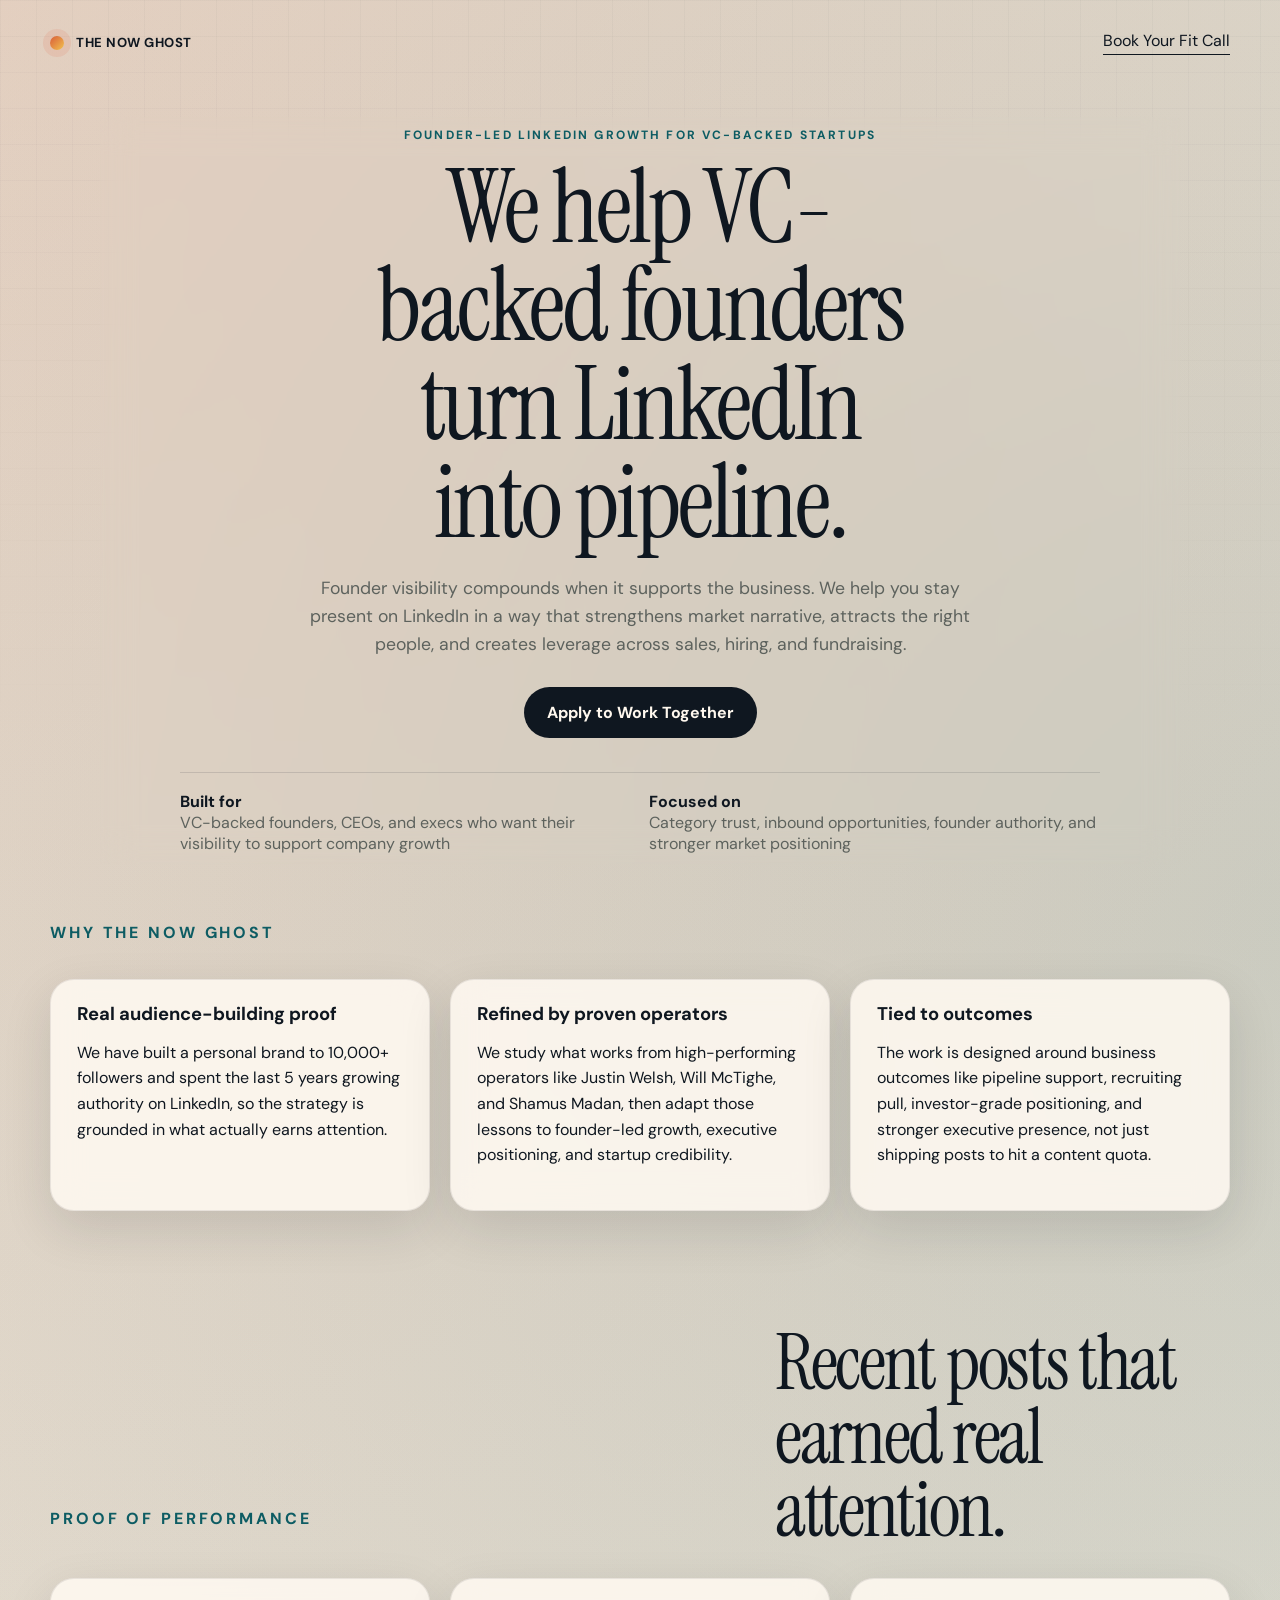
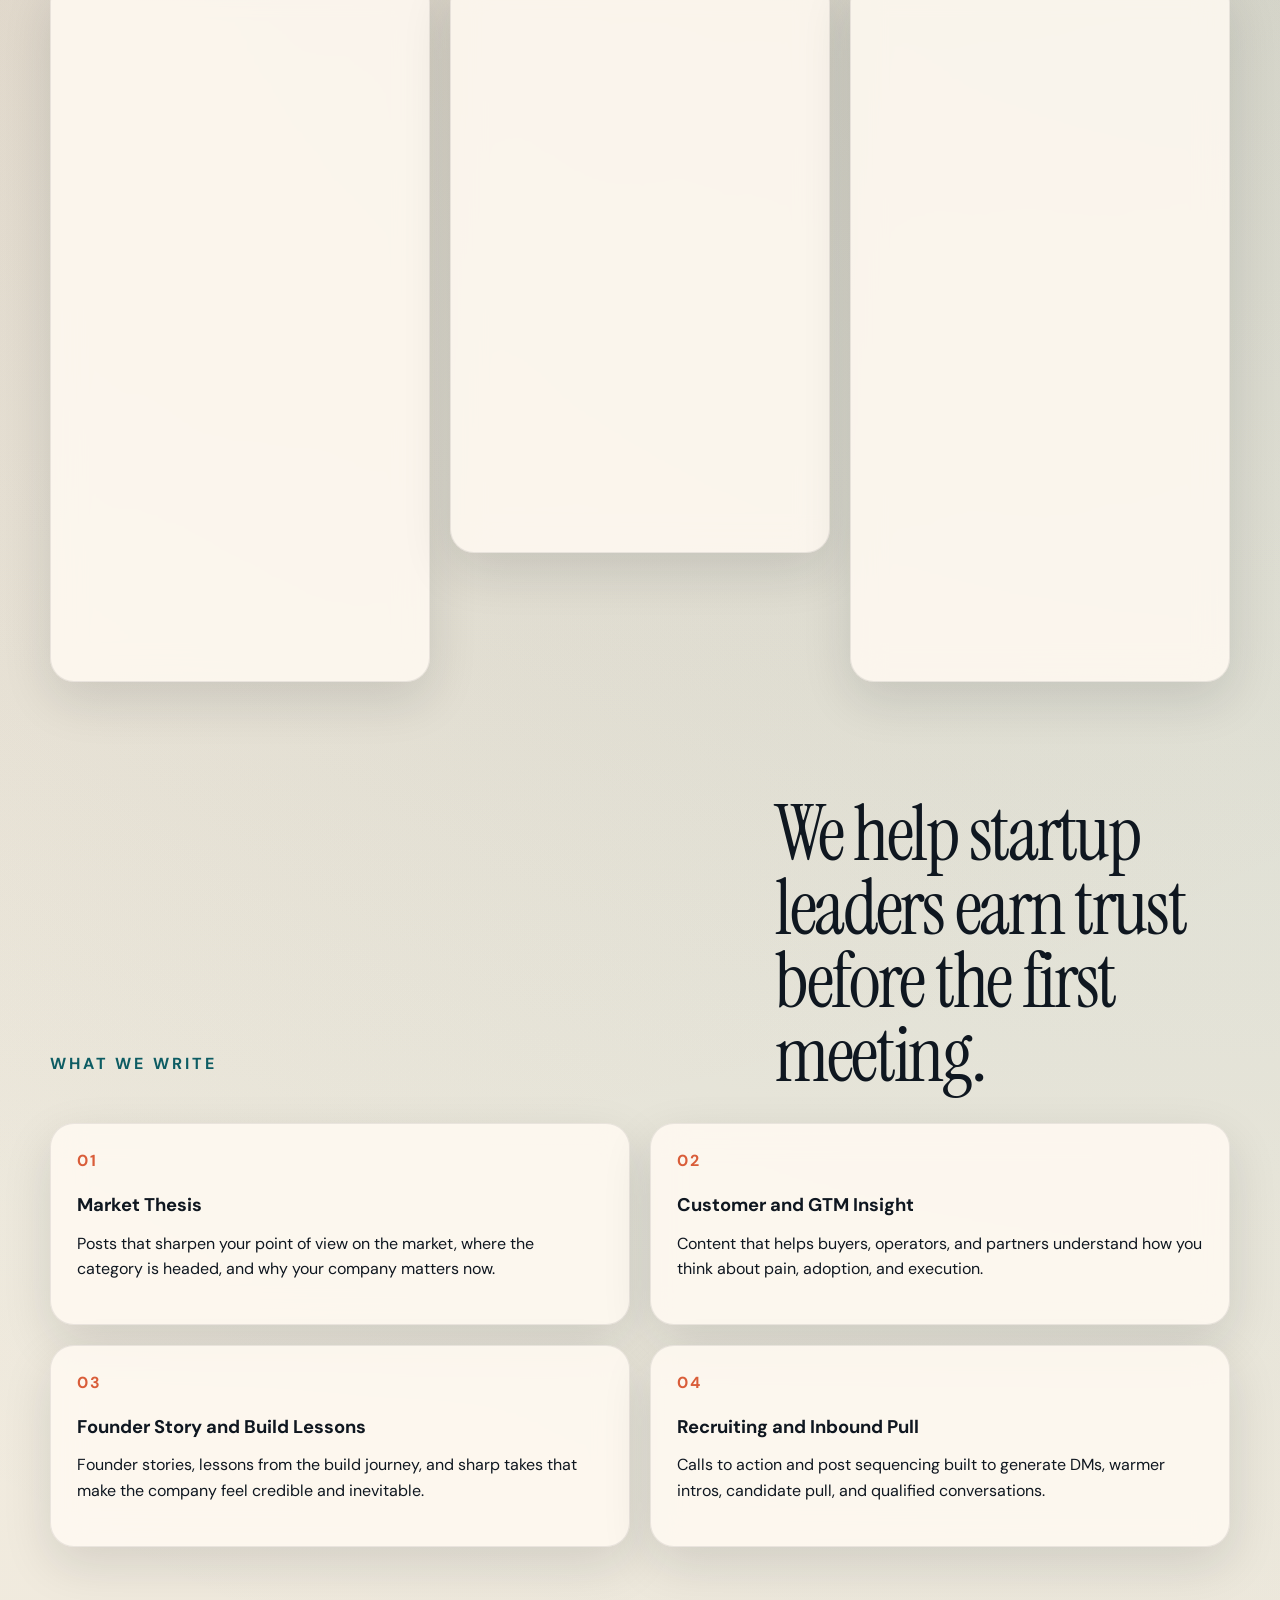
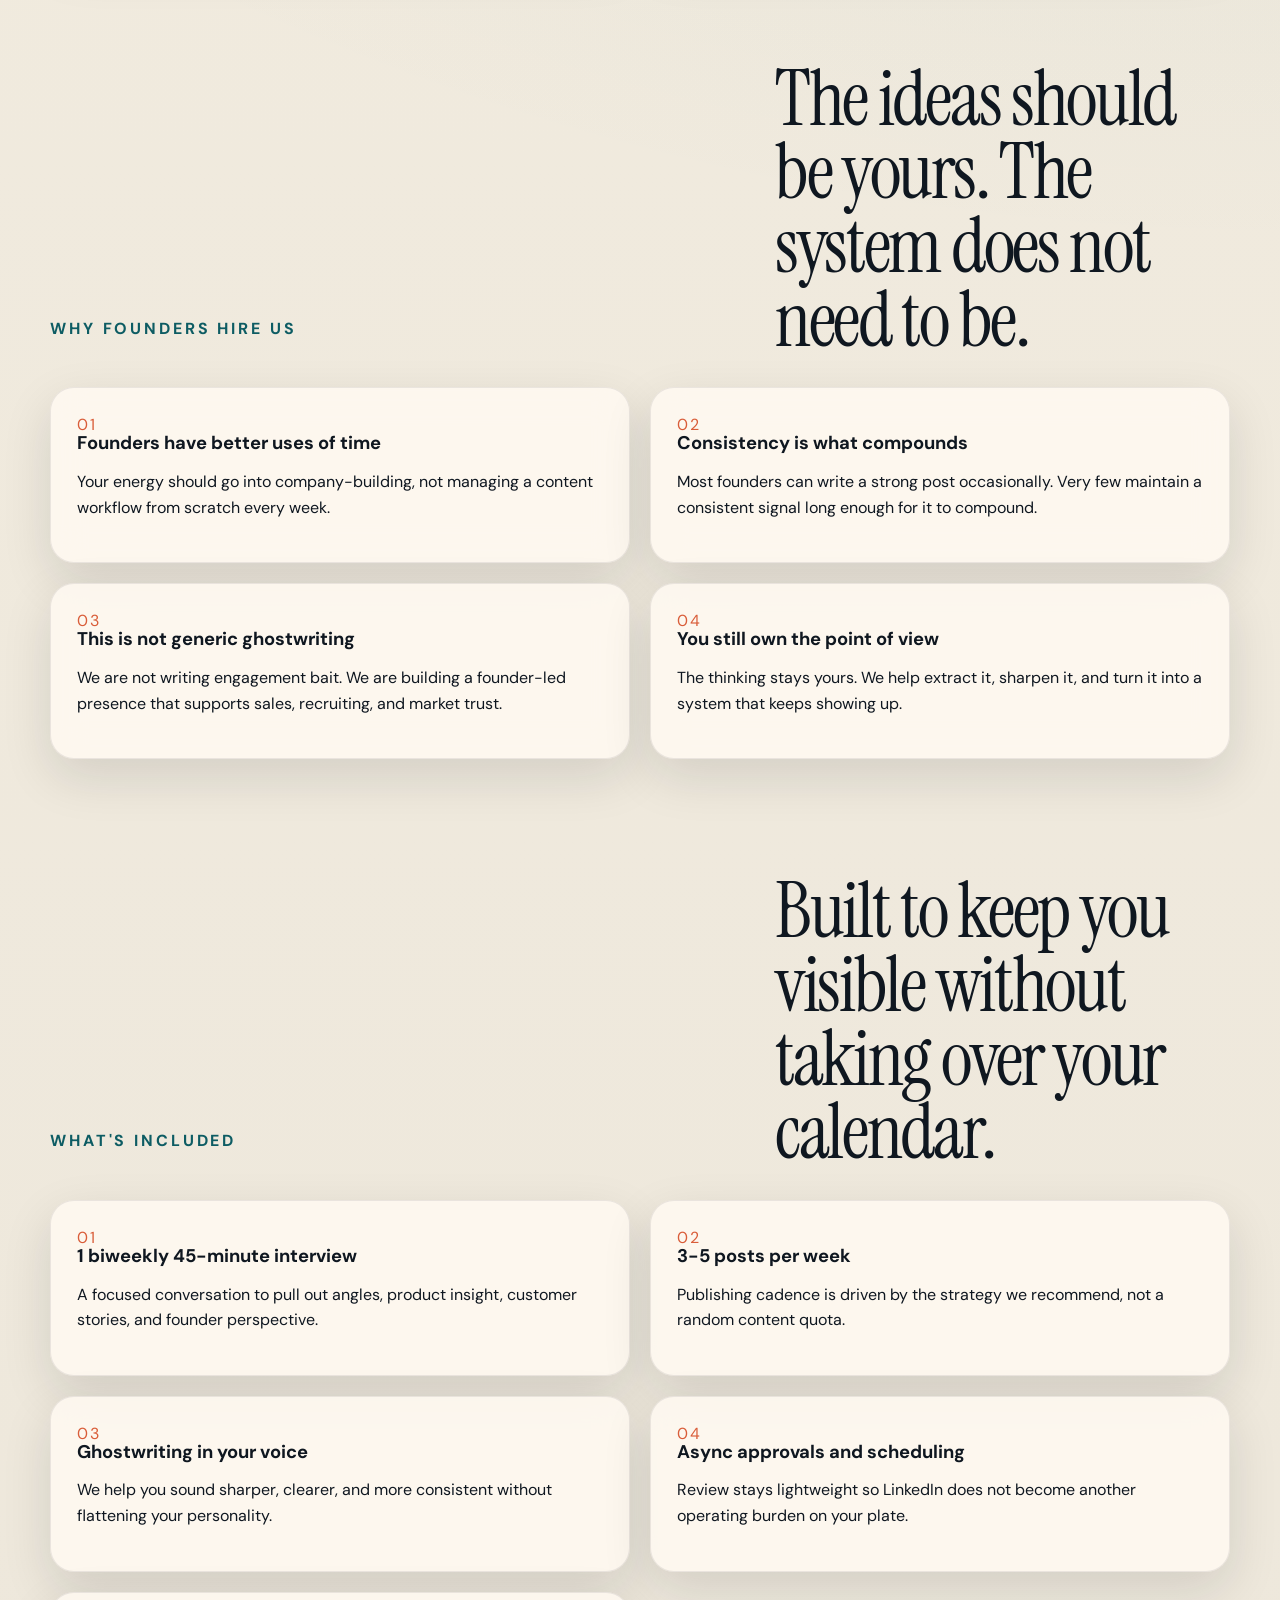
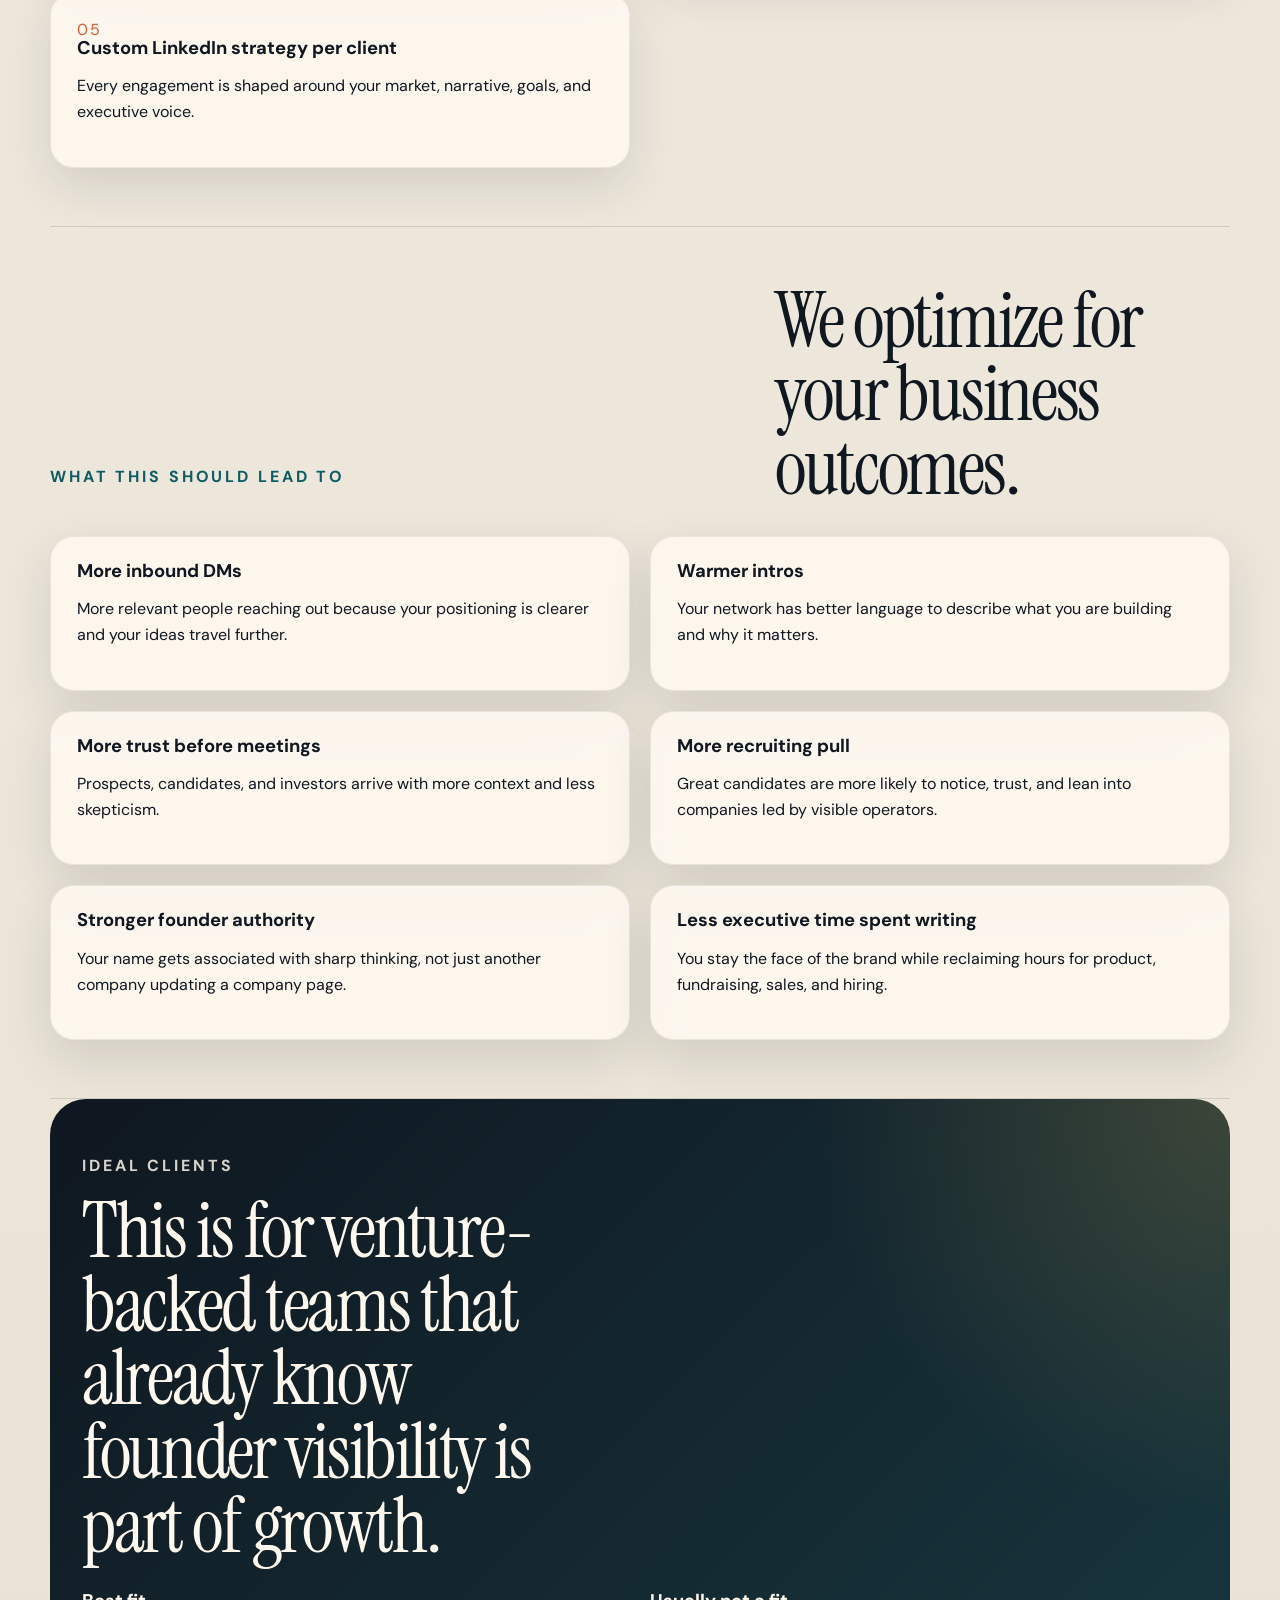
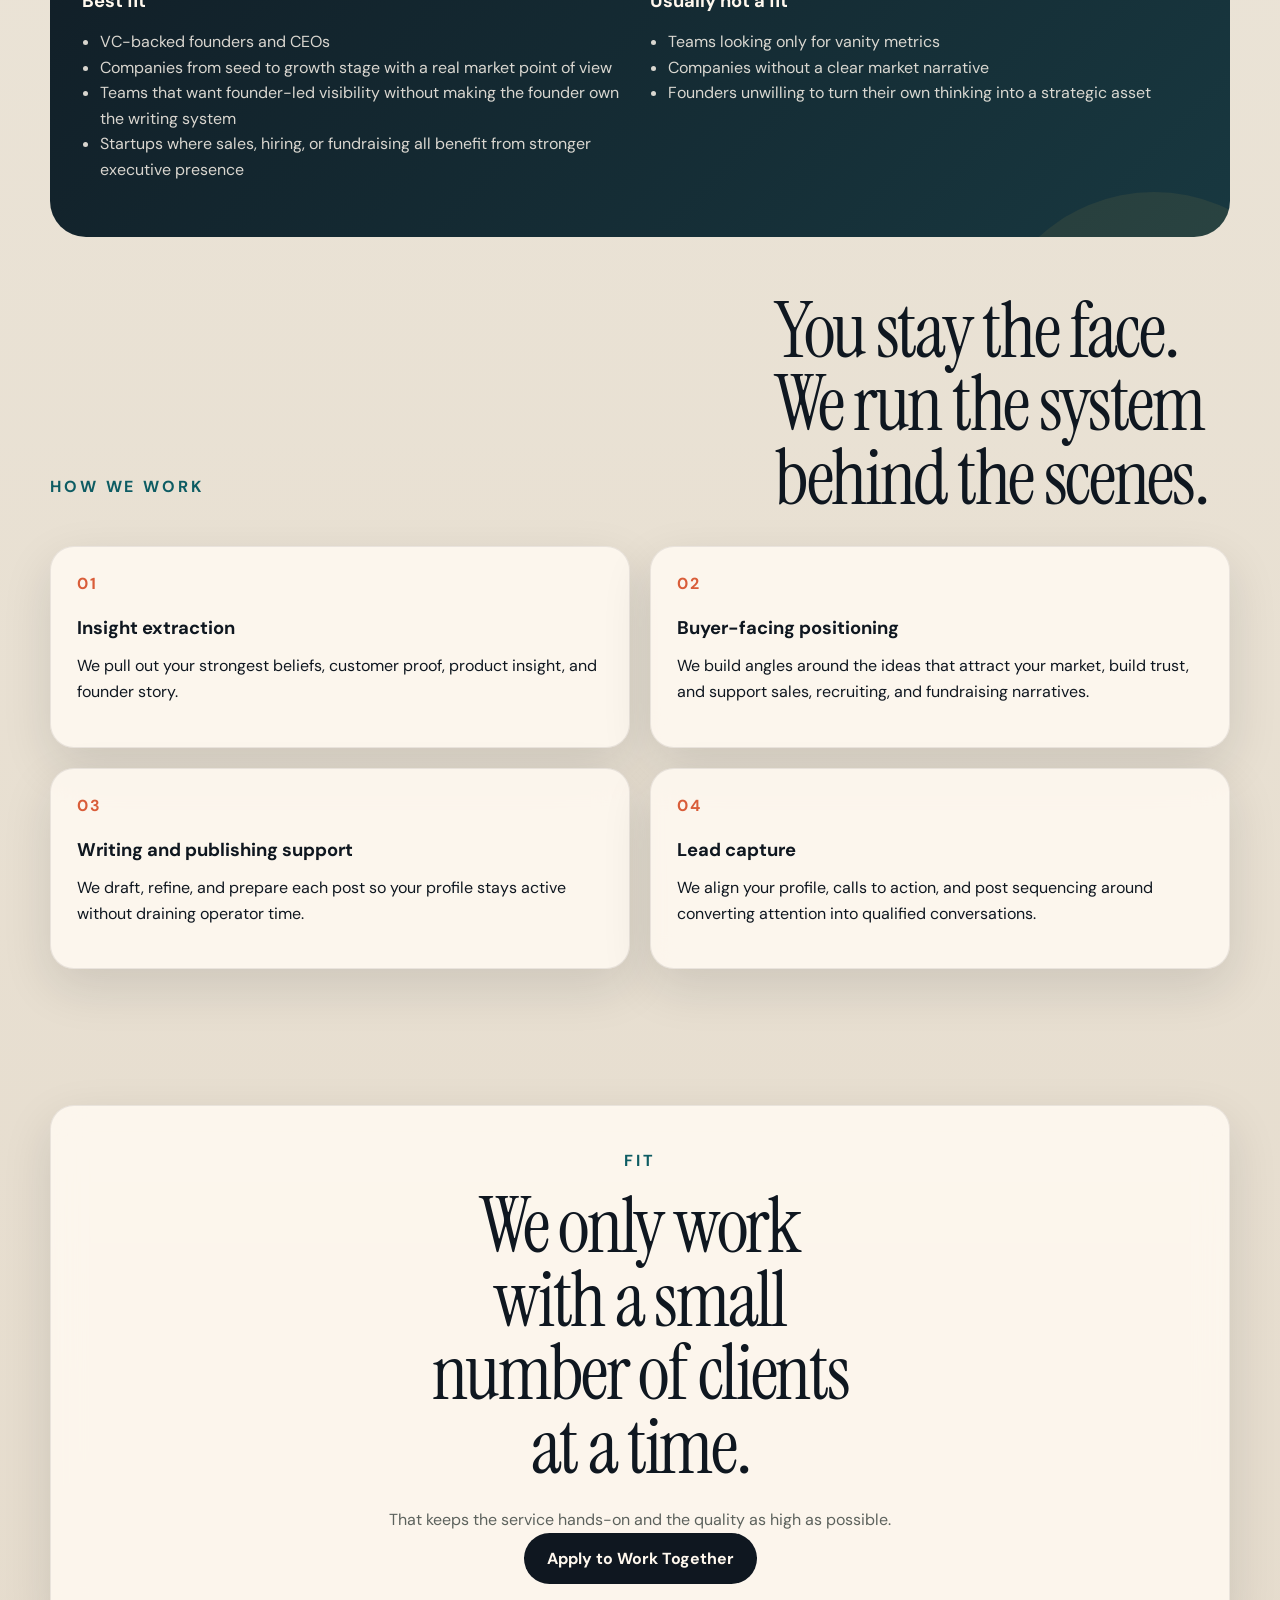
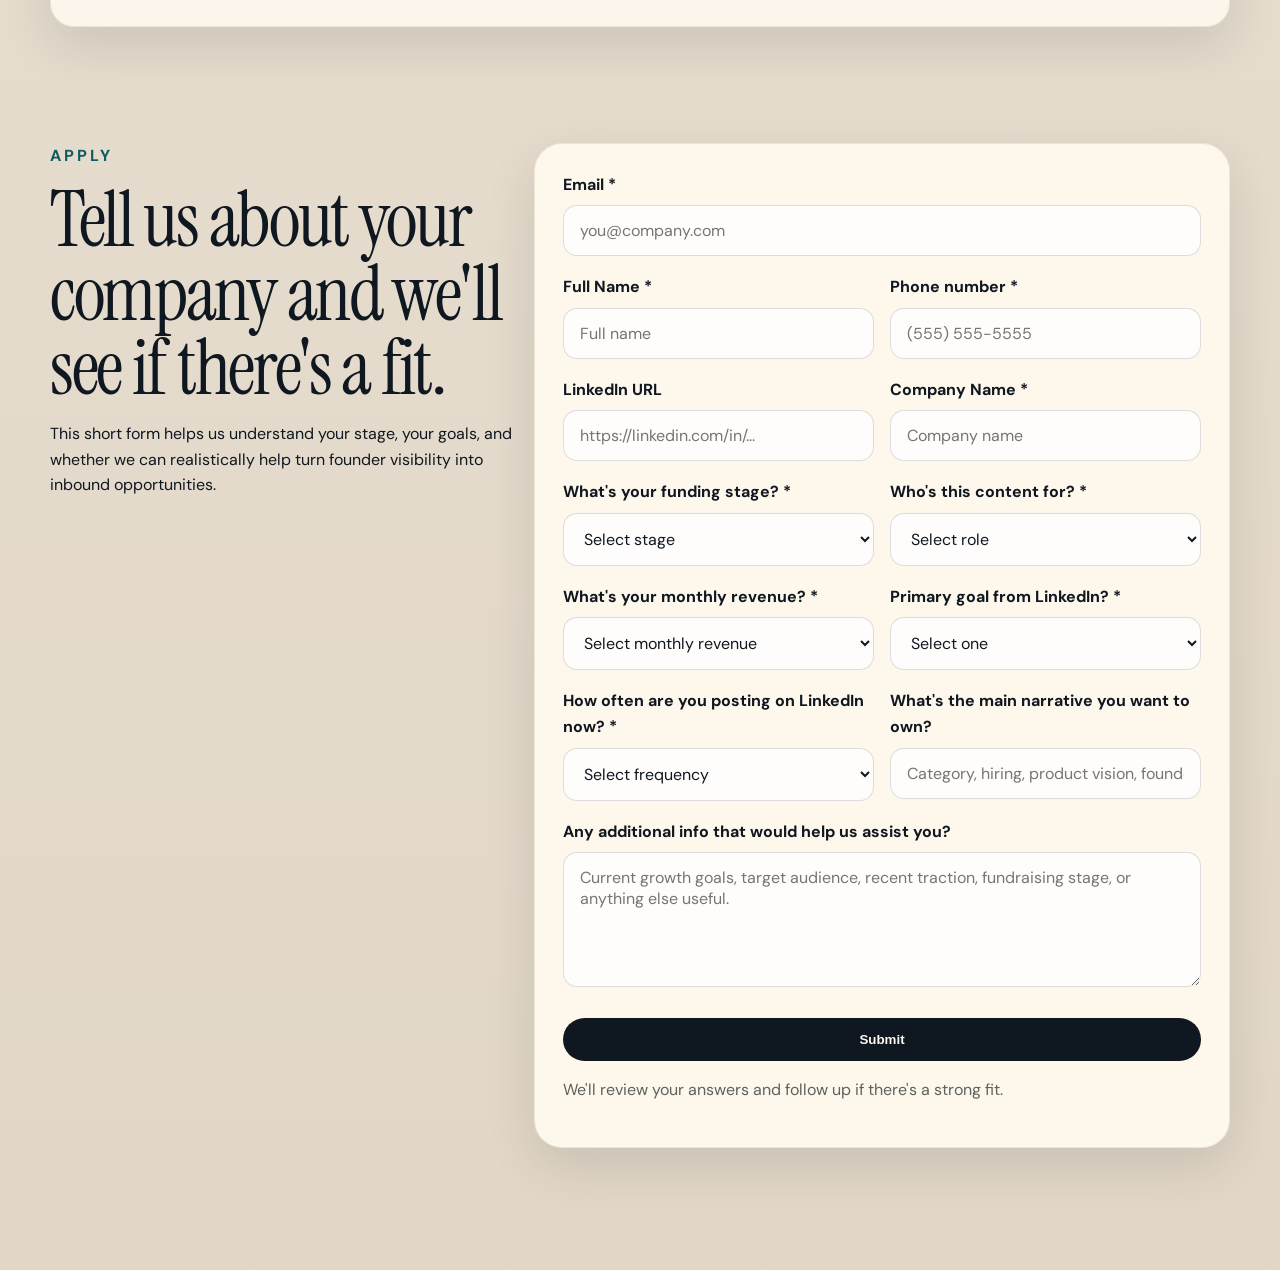
<file: index.html>
<!DOCTYPE html>
<html lang="en">
<head>
  <meta charset="UTF-8">
  <meta name="viewport" content="width=device-width, initial-scale=1.0">
  <title>LinkedIn Growth for VC-Backed Founders | The Now Ghost</title>
  <meta
    name="description"
    content="LinkedIn ghostwriting and founder-led growth for VC-backed founders and executives who want more trust, inbound opportunities, and investor-grade positioning."
  >
  <link rel="preconnect" href="https://fonts.googleapis.com">
  <link rel="preconnect" href="https://fonts.gstatic.com" crossorigin>
  <link
    href="https://fonts.googleapis.com/css2?family=DM+Sans:wght@400;500;700&family=Instrument+Serif:ital@0;1&display=swap"
    rel="stylesheet"
  >
  <link rel="stylesheet" href="styles.css">
</head>
<body>
  <div class="site-shell">
    <header class="topbar">
      <div class="brand-lockup">
        <span class="brand-mark"></span>
        <span class="brand-name">The Now Ghost</span>
      </div>
      <a class="topbar-link" href="#apply">Book Your Fit Call</a>
    </header>

    <main>
      <section class="hero">
        <div class="hero-copy">
          <p class="eyebrow">Founder-Led LinkedIn Growth for VC-Backed Startups</p>
          <h1>We help VC-backed founders turn LinkedIn into pipeline.</h1>
          <p class="hero-text">
            Founder visibility compounds when it supports the business. We help you stay present on LinkedIn in a way
            that strengthens market narrative, attracts the right people, and creates leverage across sales, hiring, and fundraising.
          </p>
          <div class="hero-actions">
            <a class="button button-primary" href="#apply">Apply to Work Together</a>
          </div>
          <div class="hero-proof">
            <div>
              <strong>Built for</strong>
              <span>VC-backed founders, CEOs, and execs who want their visibility to support company growth</span>
            </div>
            <div>
              <strong>Focused on</strong>
              <span>Category trust, inbound opportunities, founder authority, and stronger market positioning</span>
            </div>
          </div>
        </div>
      </section>

      <section class="section proof-section">
        <div class="section-heading">
          <p class="eyebrow">Why The Now Ghost</p>
        </div>
        <div class="proof-grid">
          <article class="proof-card">
            <h3>Real audience-building proof</h3>
            <p>
              We have built a personal brand to 10,000+ followers and spent the last 5 years growing authority on LinkedIn,
              so the strategy is grounded in what actually earns attention.
            </p>
          </article>
          <article class="proof-card">
            <h3>Refined by proven operators</h3>
            <p>
              We study what works from high-performing operators like Justin Welsh, Will McTighe, and Shamus Madan,
              then adapt those lessons to founder-led growth, executive positioning, and startup credibility.
            </p>
          </article>
          <article class="proof-card">
            <h3>Tied to outcomes</h3>
            <p>
              The work is designed around business outcomes like pipeline support, recruiting pull, investor-grade positioning,
              and stronger executive presence, not just shipping posts to hit a content quota.
            </p>
          </article>
        </div>
      </section>

      <section class="section embed-section">
        <div class="section-heading">
          <p class="eyebrow">Proof of Performance</p>
          <h2>Recent posts that earned real attention.</h2>
        </div>
        <div class="embed-grid">
          <article class="embed-card">
            <iframe src="https://www.linkedin.com/embed/feed/update/urn:li:share:7413198272040701953?collapsed=1" height="669" width="504" frameborder="0" allowfullscreen="" title="Embedded post"></iframe>
          </article>
          <article class="embed-card">
            <iframe src="https://www.linkedin.com/embed/feed/update/urn:li:share:7410767839709564928?collapsed=1" height="540" width="504" frameborder="0" allowfullscreen="" title="Embedded post"></iframe>
          </article>
          <article class="embed-card">
            <iframe src="https://www.linkedin.com/embed/feed/update/urn:li:share:7410761723395211265?collapsed=1" height="669" width="504" frameborder="0" allowfullscreen="" title="Embedded post"></iframe>
          </article>
        </div>
      </section>

      <section class="section">
        <div class="section-heading">
          <p class="eyebrow">What We Write</p>
          <h2>We help startup leaders earn trust before the first meeting.</h2>
        </div>
        <div class="pillar-grid">
          <article class="pillar-card">
            <span>01</span>
            <h3>Market Thesis</h3>
            <p>Posts that sharpen your point of view on the market, where the category is headed, and why your company matters now.</p>
          </article>
          <article class="pillar-card">
            <span>02</span>
            <h3>Customer and GTM Insight</h3>
            <p>Content that helps buyers, operators, and partners understand how you think about pain, adoption, and execution.</p>
          </article>
          <article class="pillar-card">
            <span>03</span>
            <h3>Founder Story and Build Lessons</h3>
            <p>Founder stories, lessons from the build journey, and sharp takes that make the company feel credible and inevitable.</p>
          </article>
          <article class="pillar-card">
            <span>04</span>
            <h3>Recruiting and Inbound Pull</h3>
            <p>Calls to action and post sequencing built to generate DMs, warmer intros, candidate pull, and qualified conversations.</p>
          </article>
        </div>
      </section>

      <section class="section">
        <div class="section-heading">
          <p class="eyebrow">Why Founders Hire Us</p>
          <h2>The ideas should be yours. The system does not need to be.</h2>
        </div>
        <div class="include-grid">
          <article class="include-card">
            <span>01</span>
            <h3>Founders have better uses of time</h3>
            <p>Your energy should go into company-building, not managing a content workflow from scratch every week.</p>
          </article>
          <article class="include-card">
            <span>02</span>
            <h3>Consistency is what compounds</h3>
            <p>Most founders can write a strong post occasionally. Very few maintain a consistent signal long enough for it to compound.</p>
          </article>
          <article class="include-card">
            <span>03</span>
            <h3>This is not generic ghostwriting</h3>
            <p>We are not writing engagement bait. We are building a founder-led presence that supports sales, recruiting, and market trust.</p>
          </article>
          <article class="include-card">
            <span>04</span>
            <h3>You still own the point of view</h3>
            <p>The thinking stays yours. We help extract it, sharpen it, and turn it into a system that keeps showing up.</p>
          </article>
        </div>
      </section>

      <section class="section">
        <div class="section-heading">
          <p class="eyebrow">What's Included</p>
          <h2>Built to keep you visible without taking over your calendar.</h2>
        </div>
        <div class="include-grid">
          <article class="include-card">
            <span>01</span>
            <h3>1 biweekly 45-minute interview</h3>
            <p>A focused conversation to pull out angles, product insight, customer stories, and founder perspective.</p>
          </article>
          <article class="include-card">
            <span>02</span>
            <h3>3-5 posts per week</h3>
            <p>Publishing cadence is driven by the strategy we recommend, not a random content quota.</p>
          </article>
          <article class="include-card">
            <span>03</span>
            <h3>Ghostwriting in your voice</h3>
            <p>We help you sound sharper, clearer, and more consistent without flattening your personality.</p>
          </article>
          <article class="include-card">
            <span>04</span>
            <h3>Async approvals and scheduling</h3>
            <p>Review stays lightweight so LinkedIn does not become another operating burden on your plate.</p>
          </article>
          <article class="include-card">
            <span>05</span>
            <h3>Custom LinkedIn strategy per client</h3>
            <p>Every engagement is shaped around your market, narrative, goals, and executive voice.</p>
          </article>
        </div>
      </section>

      <section class="section outcome-section">
        <div class="section-heading">
          <p class="eyebrow">What This Should Lead To</p>
          <h2>We optimize for your business outcomes.</h2>
        </div>
        <div class="outcome-grid">
          <article class="outcome-card">
            <h3>More inbound DMs</h3>
            <p>More relevant people reaching out because your positioning is clearer and your ideas travel further.</p>
          </article>
          <article class="outcome-card">
            <h3>Warmer intros</h3>
            <p>Your network has better language to describe what you are building and why it matters.</p>
          </article>
          <article class="outcome-card">
            <h3>More trust before meetings</h3>
            <p>Prospects, candidates, and investors arrive with more context and less skepticism.</p>
          </article>
          <article class="outcome-card">
            <h3>More recruiting pull</h3>
            <p>Great candidates are more likely to notice, trust, and lean into companies led by visible operators.</p>
          </article>
          <article class="outcome-card">
            <h3>Stronger founder authority</h3>
            <p>Your name gets associated with sharp thinking, not just another company updating a company page.</p>
          </article>
          <article class="outcome-card">
            <h3>Less executive time spent writing</h3>
            <p>You stay the face of the brand while reclaiming hours for product, fundraising, sales, and hiring.</p>
          </article>
        </div>
      </section>

      <section class="section dark-panel">
        <div class="section-heading narrow light">
          <p class="eyebrow">Ideal Clients</p>
          <h2>This is for venture-backed teams that already know founder visibility is part of growth.</h2>
        </div>
        <div class="fit-grid">
          <div>
            <h3>Best fit</h3>
            <ul>
              <li>VC-backed founders and CEOs</li>
              <li>Companies from seed to growth stage with a real market point of view</li>
              <li>Teams that want founder-led visibility without making the founder own the writing system</li>
              <li>Startups where sales, hiring, or fundraising all benefit from stronger executive presence</li>
            </ul>
          </div>
          <div>
            <h3>Usually not a fit</h3>
            <ul>
              <li>Teams looking only for vanity metrics</li>
              <li>Companies without a clear market narrative</li>
              <li>Founders unwilling to turn their own thinking into a strategic asset</li>
            </ul>
          </div>
        </div>
      </section>

      <section class="section process-section">
        <div class="section-heading">
          <p class="eyebrow">How We Work</p>
          <h2>You stay the face. We run the system behind the scenes.</h2>
        </div>
        <div class="process-grid">
          <article>
            <span>01</span>
            <h3>Insight extraction</h3>
            <p>We pull out your strongest beliefs, customer proof, product insight, and founder story.</p>
          </article>
          <article>
            <span>02</span>
            <h3>Buyer-facing positioning</h3>
            <p>We build angles around the ideas that attract your market, build trust, and support sales, recruiting, and fundraising narratives.</p>
          </article>
          <article>
            <span>03</span>
            <h3>Writing and publishing support</h3>
            <p>We draft, refine, and prepare each post so your profile stays active without draining operator time.</p>
          </article>
          <article>
            <span>04</span>
            <h3>Lead capture</h3>
            <p>We align your profile, calls to action, and post sequencing around converting attention into qualified conversations.</p>
          </article>
        </div>
      </section>

      <section class="section cta-section">
        <div class="cta-panel">
          <p class="eyebrow">Fit</p>
          <h2>We only work with a small number of clients at a time.</h2>
          <p class="hero-text">That keeps the service hands-on and the quality as high as possible.</p>
          <a class="button button-primary" href="#apply">Apply to Work Together</a>
        </div>
      </section>

      <section class="section apply-section" id="apply">
        <div class="apply-copy">
          <p class="eyebrow">Apply</p>
          <h2>Tell us about your company and we'll see if there's a fit.</h2>
          <p>
            This short form helps us understand your stage, your goals, and whether we can realistically help turn
            founder visibility into inbound opportunities.
          </p>
        </div>

        <form
          class="lead-form"
          id="leadForm"
          action="https://formsubmit.co/danny.c.gleason@gmail.com"
          method="POST"
          novalidate
        >
          <input type="hidden" name="_subject" value="New VC-Backed Startup Ghostwriting Lead">
          <input type="hidden" name="_captcha" value="false">
          <input type="hidden" name="_template" value="table">
          <input type="hidden" name="_next" value="https://venture.thenowghost.com/thanks.html">

          <div class="field">
            <label for="email">Email *</label>
            <input id="email" name="email" type="email" required placeholder="you@company.com">
            <small class="error-text">Please enter a valid email</small>
          </div>

          <div class="field-grid">
            <div class="field">
              <label for="fullName">Full Name *</label>
              <input id="fullName" name="fullName" type="text" required placeholder="Full name">
            </div>
            <div class="field">
              <label for="phone">Phone number *</label>
              <input id="phone" name="phone" type="tel" required placeholder="(555) 555-5555">
            </div>
          </div>

          <div class="field-grid">
            <div class="field">
              <label for="linkedinUrl">LinkedIn URL</label>
              <input id="linkedinUrl" name="linkedinUrl" type="url" placeholder="https://linkedin.com/in/...">
            </div>
            <div class="field">
              <label for="companyName">Company Name *</label>
              <input id="companyName" name="companyName" type="text" required placeholder="Company name">
            </div>
          </div>

          <div class="field-grid">
            <div class="field">
              <label for="stage">What's your funding stage? *</label>
              <select id="stage" name="stage" required>
                <option value="">Select stage</option>
                <option>Bootstrapped / profitable</option>
                <option>Pre-seed</option>
                <option>Seed</option>
                <option>Series A</option>
                <option>Series B</option>
                <option>Series C+</option>
              </select>
            </div>
            <div class="field">
              <label for="role">Who's this content for? *</label>
              <select id="role" name="role" required>
                <option value="">Select role</option>
                <option>Founder / CEO</option>
                <option>Co-founder</option>
                <option>CRO / GTM leader</option>
                <option>COO / Ops leader</option>
                <option>CTO / Product leader</option>
                <option>Other executive</option>
              </select>
            </div>
          </div>

          <div class="field-grid">
            <div class="field">
              <label for="revenue">What's your monthly revenue? *</label>
              <select id="revenue" name="revenue" required>
                <option value="">Select monthly revenue</option>
                <option>Pre-revenue</option>
                <option>&lt;10k/month</option>
                <option>10-50k/month</option>
                <option>50-100k/month</option>
                <option>100k-500k/month</option>
                <option>500k-1m/month</option>
                <option>1m+/month</option>
              </select>
            </div>
            <div class="field">
              <label for="goal">Primary goal from LinkedIn? *</label>
              <select id="goal" name="goal" required>
                <option value="">Select one</option>
                <option>More inbound leads</option>
                <option>Stronger founder authority</option>
                <option>More investor / operator visibility</option>
                <option>More hiring / recruiting pull</option>
                <option>Better sales and outbound conversion</option>
                <option>Save executive time while staying visible</option>
              </select>
            </div>
          </div>

          <div class="field-grid">
            <div class="field">
              <label for="posting">How often are you posting on LinkedIn now? *</label>
              <select id="posting" name="posting" required>
                <option value="">Select frequency</option>
                <option>Rarely or never</option>
                <option>1-2 times per month</option>
                <option>1-2 times per week</option>
                <option>3+ times per week</option>
              </select>
            </div>
            <div class="field">
              <label for="narrative">What's the main narrative you want to own?</label>
              <input id="narrative" name="narrative" type="text" placeholder="Category, hiring, product vision, founder story, etc.">
            </div>
          </div>

          <div class="field">
            <label for="info">Any additional info that would help us assist you?</label>
            <textarea id="info" name="info" rows="5" placeholder="Current growth goals, target audience, recent traction, fundraising stage, or anything else useful."></textarea>
          </div>

          <button class="button button-primary submit-button" type="submit">Submit</button>
          <p class="form-note" id="formNote">We'll review your answers and follow up if there's a strong fit.</p>
        </form>
      </section>
    </main>
  </div>

  <script src="script.js"></script>
</body>
</html>
</file>
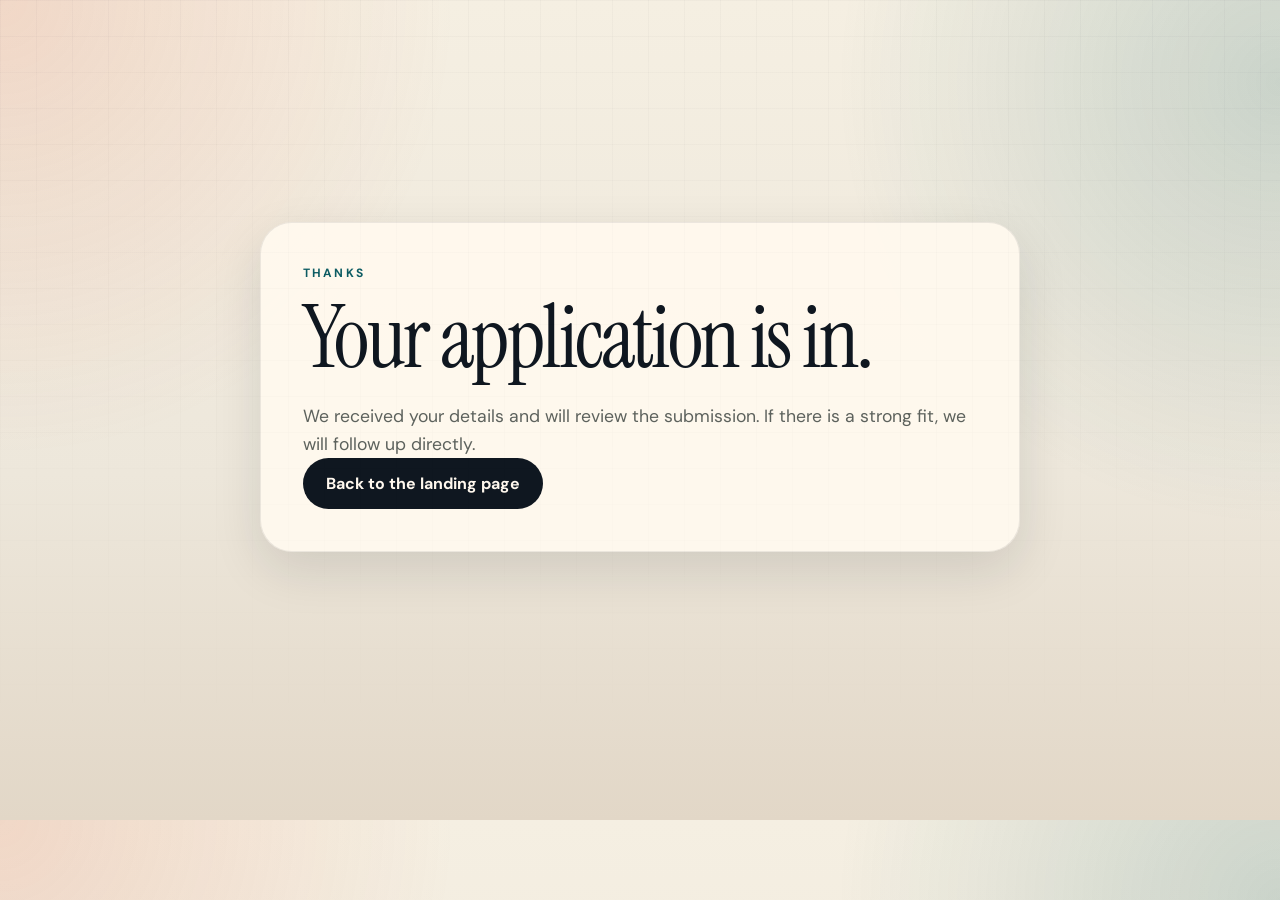
<file: thanks.html>
<!DOCTYPE html>
<html lang="en">
<head>
  <meta charset="UTF-8">
  <meta name="viewport" content="width=device-width, initial-scale=1.0">
  <title>Thanks | The Now Ghost</title>
  <link rel="preconnect" href="https://fonts.googleapis.com">
  <link rel="preconnect" href="https://fonts.gstatic.com" crossorigin>
  <link
    href="https://fonts.googleapis.com/css2?family=DM+Sans:wght@400;500;700&family=Instrument+Serif:ital@0;1&display=swap"
    rel="stylesheet"
  >
  <link rel="stylesheet" href="styles.css">
</head>
<body>
  <div class="site-shell">
    <main class="thank-you-page">
      <section class="thank-you-card">
        <p class="eyebrow">Thanks</p>
        <h1>Your application is in.</h1>
        <p class="hero-text">
          We received your details and will review the submission. If there is a strong fit, we will follow up directly.
        </p>
        <a class="button button-primary" href="./index.html">Back to the landing page</a>
      </section>
    </main>
  </div>
</body>
</html>
</file>
<file: styles.css>
:root {
  --bg: #ede7db;
  --bg-strong: #d8cfbd;
  --surface: rgba(255, 250, 241, 0.86);
  --surface-strong: #fff9ef;
  --ink: #0f1720;
  --muted: #5d625d;
  --line: rgba(15, 23, 32, 0.12);
  --accent: #0d5c63;
  --accent-2: #d95d39;
  --accent-3: #f2c14e;
  --shadow: 0 18px 50px rgba(15, 23, 32, 0.12);
  --max-width: 1180px;
}

* {
  box-sizing: border-box;
}

html {
  scroll-behavior: smooth;
}

body {
  margin: 0;
  font-family: "DM Sans", sans-serif;
  color: var(--ink);
  background:
    radial-gradient(circle at top left, rgba(217, 93, 57, 0.16), transparent 30%),
    radial-gradient(circle at right 10%, rgba(13, 92, 99, 0.18), transparent 30%),
    linear-gradient(180deg, #f5efe2 0%, var(--bg) 58%, #e2d7c7 100%);
}

body::before {
  content: "";
  position: fixed;
  inset: 0;
  pointer-events: none;
  background-image:
    linear-gradient(rgba(15, 23, 32, 0.03) 1px, transparent 1px),
    linear-gradient(90deg, rgba(15, 23, 32, 0.03) 1px, transparent 1px);
  background-size: 36px 36px;
  mask-image: linear-gradient(180deg, rgba(0, 0, 0, 0.75), transparent 85%);
}

.site-shell {
  width: min(calc(100% - 40px), var(--max-width));
  margin: 0 auto;
  padding: 18px 0 64px;
}

.topbar {
  display: flex;
  align-items: center;
  justify-content: space-between;
  gap: 20px;
  padding: 12px 0 28px;
}

.brand-lockup {
  display: flex;
  align-items: center;
  gap: 12px;
  font-weight: 700;
  letter-spacing: 0.04em;
  text-transform: uppercase;
  font-size: 0.82rem;
}

.brand-mark {
  width: 14px;
  height: 14px;
  border-radius: 50%;
  background: linear-gradient(135deg, var(--accent-2), var(--accent-3));
  box-shadow: 0 0 0 7px rgba(217, 93, 57, 0.12);
}

.topbar-link {
  color: var(--ink);
  text-decoration: none;
  border-bottom: 1px solid currentColor;
  padding-bottom: 3px;
}

.hero {
  display: flex;
  justify-content: center;
  align-items: center;
  min-height: 58vh;
  padding: 34px 0 48px;
}

.hero-copy,
.hero-card,
.editorial-card,
.pillar-card,
.proof-card,
.embed-card,
.include-card,
.outcome-card,
.process-grid article,
.lead-form,
.cta-panel,
.narrative-grid article {
  backdrop-filter: blur(16px);
}

.hero-copy {
  width: min(100%, 1080px);
  padding: 10px 0;
  text-align: center;
}

.eyebrow {
  margin: 0 0 16px;
  color: var(--accent);
  text-transform: uppercase;
  letter-spacing: 0.18em;
  font-size: 0.75rem;
  font-weight: 700;
}

h1,
h2,
h3,
legend {
  margin: 0;
  line-height: 0.96;
}

h1,
h2 {
  font-family: "Instrument Serif", serif;
  font-weight: 400;
  letter-spacing: -0.03em;
}

h1 {
  max-width: 12ch;
  font-size: clamp(3.8rem, 8vw, 7rem);
  margin-left: auto;
  margin-right: auto;
}

h2 {
  font-size: clamp(2.5rem, 6vw, 4.8rem);
  max-width: 13ch;
}

h3,
legend {
  font-size: 1.15rem;
}

.hero-text,
.section p,
.field label,
.field input,
.field textarea,
.field select,
.radio-group label,
.form-note,
li {
  line-height: 1.6;
  font-size: 1rem;
}

.hero-text {
  max-width: 58ch;
  margin: 22px auto 0;
  color: var(--muted);
  font-size: 1.1rem;
}

.hero-actions {
  display: flex;
  justify-content: center;
  flex-wrap: wrap;
  gap: 12px;
  margin-top: 28px;
}

.button {
  display: inline-flex;
  align-items: center;
  justify-content: center;
  border: 1px solid transparent;
  border-radius: 999px;
  padding: 14px 22px;
  text-decoration: none;
  font-weight: 700;
  cursor: pointer;
  transition: transform 180ms ease, background 180ms ease, color 180ms ease, border-color 180ms ease;
}

.button:hover,
.button:focus-visible {
  transform: translateY(-1px);
}

.button-primary {
  background: var(--ink);
  color: #fff8ee;
}

.button-secondary {
  background: transparent;
  color: var(--ink);
  border-color: var(--line);
}

.hero-proof {
  display: grid;
  grid-template-columns: repeat(2, minmax(0, 1fr));
  gap: 18px;
  width: min(100%, 920px);
  margin: 34px auto 0;
  padding-top: 18px;
  border-top: 1px solid var(--line);
  text-align: left;
}

.hero-proof strong,
.hero-card-label,
.stat-number,
.pillar-card span,
.process-grid span {
  display: block;
  font-weight: 700;
}

.hero-proof span,
.stat-label,
.form-note {
  color: var(--muted);
}

.hero-card {
  align-self: end;
  background: linear-gradient(180deg, rgba(255, 249, 239, 0.94), rgba(255, 249, 239, 0.72));
  border: 1px solid rgba(15, 23, 32, 0.08);
  border-radius: 28px;
  padding: 28px;
  box-shadow: var(--shadow);
}

.outcome-list,
.fit-grid ul {
  margin: 18px 0 0;
  padding-left: 18px;
}

.mini-stat-grid {
  display: grid;
  grid-template-columns: repeat(3, 1fr);
  gap: 14px;
  margin-top: 28px;
}

.mini-stat-grid > div {
  padding-top: 16px;
  border-top: 1px solid var(--line);
}

.stat-number {
  margin-bottom: 8px;
  font-size: 1.6rem;
}

.section {
  padding: 58px 0;
}

.proof-section {
  padding-top: 8px;
}

.section-heading {
  display: flex;
  align-items: end;
  justify-content: space-between;
  gap: 28px;
  margin-bottom: 30px;
}

.section-heading.narrow,
.section-heading.light {
  display: block;
}

.proof-section .section-heading {
  margin-bottom: 18px;
}

.pillar-grid,
.proof-grid,
.embed-grid,
.include-grid,
.outcome-grid,
.fit-grid,
.process-grid,
.apply-section {
  display: grid;
  gap: 20px;
}

.proof-grid {
  grid-template-columns: repeat(3, minmax(0, 1fr));
}

.embed-grid {
  grid-template-columns: repeat(3, minmax(0, 1fr));
  align-items: start;
}

.include-grid,
.outcome-grid {
  grid-template-columns: repeat(2, minmax(0, 1fr));
}

.editorial-card,
.pillar-card,
.proof-card,
.embed-card,
.include-card,
.outcome-card,
.process-grid article,
.cta-panel,
.narrative-grid article {
  background: var(--surface);
  border: 1px solid rgba(15, 23, 32, 0.08);
  border-radius: 24px;
  padding: 26px;
  box-shadow: var(--shadow);
}
.pillar-grid,
.process-grid {
  grid-template-columns: repeat(2, minmax(0, 1fr));
}

.pillar-card span,
.include-card span,
.process-grid span {
  margin-bottom: 26px;
  color: var(--accent-2);
  letter-spacing: 0.12em;
}

.embed-card {
  padding: 14px;
  overflow: hidden;
}

.embed-card iframe {
  width: 100%;
  max-width: 100%;
  border: 0;
  border-radius: 18px;
}

.outcome-section {
  border-top: 1px solid var(--line);
  border-bottom: 1px solid var(--line);
}

.cta-panel {
  text-align: center;
  padding: 42px 28px;
}

.cta-panel h2 {
  max-width: 12ch;
  margin: 0 auto;
}

.cta-panel .hero-text {
  margin-left: auto;
  margin-right: auto;
}

.dark-panel {
  position: relative;
  overflow: hidden;
  color: #fff8ee;
  background:
    radial-gradient(circle at top right, rgba(242, 193, 78, 0.18), transparent 30%),
    linear-gradient(135deg, #0f1720, #183840);
  border-radius: 36px;
  padding: 54px 32px;
}

.dark-panel::after {
  content: "";
  position: absolute;
  inset: auto -8% -40% auto;
  width: 340px;
  height: 340px;
  border-radius: 50%;
  background: rgba(242, 193, 78, 0.08);
}

.light .eyebrow,
.dark-panel p,
.dark-panel li {
  color: rgba(255, 248, 238, 0.84);
}

.fit-grid {
  grid-template-columns: repeat(2, minmax(0, 1fr));
  position: relative;
  z-index: 1;
}

.process-section {
  padding-bottom: 78px;
}

.apply-section {
  grid-template-columns: 0.8fr 1.2fr;
  align-items: start;
}

.apply-copy {
  position: sticky;
  top: 20px;
}

.lead-form {
  background: rgba(255, 249, 239, 0.94);
  border: 1px solid rgba(15, 23, 32, 0.08);
  border-radius: 28px;
  padding: 28px;
  box-shadow: var(--shadow);
}

.field,
.radio-group {
  margin-bottom: 18px;
}

.field-grid {
  display: grid;
  grid-template-columns: repeat(2, minmax(0, 1fr));
  gap: 16px;
}

.field label,
.radio-group legend {
  display: block;
  margin-bottom: 8px;
  font-weight: 700;
}

.field input,
.field textarea,
.field select {
  width: 100%;
  padding: 14px 16px;
  border: 1px solid rgba(15, 23, 32, 0.14);
  border-radius: 14px;
  background: rgba(255, 255, 255, 0.82);
  font: inherit;
  color: var(--ink);
}

.field input:focus,
.field textarea:focus,
.field select:focus {
  outline: 2px solid rgba(13, 92, 99, 0.22);
  border-color: rgba(13, 92, 99, 0.42);
}

.radio-group {
  padding: 0;
  border: none;
}

.radio-group label {
  display: inline-flex;
  align-items: center;
  gap: 8px;
  margin-right: 16px;
}

.submit-button {
  width: 100%;
  margin-top: 8px;
  border: none;
}

.thank-you-page {
  min-height: 82vh;
  display: grid;
  place-items: center;
}

.thank-you-card {
  width: min(100%, 760px);
  padding: 42px;
  background: rgba(255, 249, 239, 0.94);
  border: 1px solid rgba(15, 23, 32, 0.08);
  border-radius: 32px;
  box-shadow: var(--shadow);
}

.thank-you-card h1 {
  max-width: none;
  font-size: clamp(3rem, 10vw, 5.4rem);
}

.error-text {
  display: none;
  margin-top: 6px;
  color: #b42318;
}

.field.invalid input,
.field.invalid textarea,
.field.invalid select {
  border-color: rgba(180, 35, 24, 0.45);
  background: rgba(255, 241, 239, 0.92);
}

.field.invalid .error-text {
  display: block;
}

.form-success {
  color: var(--accent);
}

@media (max-width: 980px) {
  .hero,
  .apply-section,
  .fit-grid,
  .proof-grid,
  .embed-grid,
  .include-grid,
  .outcome-grid,
  .pillar-grid,
  .process-grid,
  .field-grid,
  .hero-proof,
  .mini-stat-grid {
    grid-template-columns: 1fr;
  }

  .hero {
    min-height: auto;
  }

  .apply-copy {
    position: static;
  }

  h1 {
    max-width: 12ch;
  }
}

@media (max-width: 640px) {
  .site-shell {
    width: min(calc(100% - 24px), var(--max-width));
  }

  .topbar {
    padding-bottom: 18px;
  }

  .hero,
  .section {
    padding: 28px 0;
  }

  .hero-card,
  .editorial-card,
  .pillar-card,
  .proof-card,
  .embed-card,
  .include-card,
  .outcome-card,
  .process-grid article,
  .cta-panel,
  .narrative-grid article,
  .lead-form {
    padding: 22px;
    border-radius: 22px;
  }

  .dark-panel {
    padding: 32px 22px;
    border-radius: 24px;
  }

  h1 {
    font-size: clamp(3rem, 18vw, 4.2rem);
  }

  h2 {
    font-size: clamp(2.2rem, 13vw, 3.4rem);
  }
}
</file>
